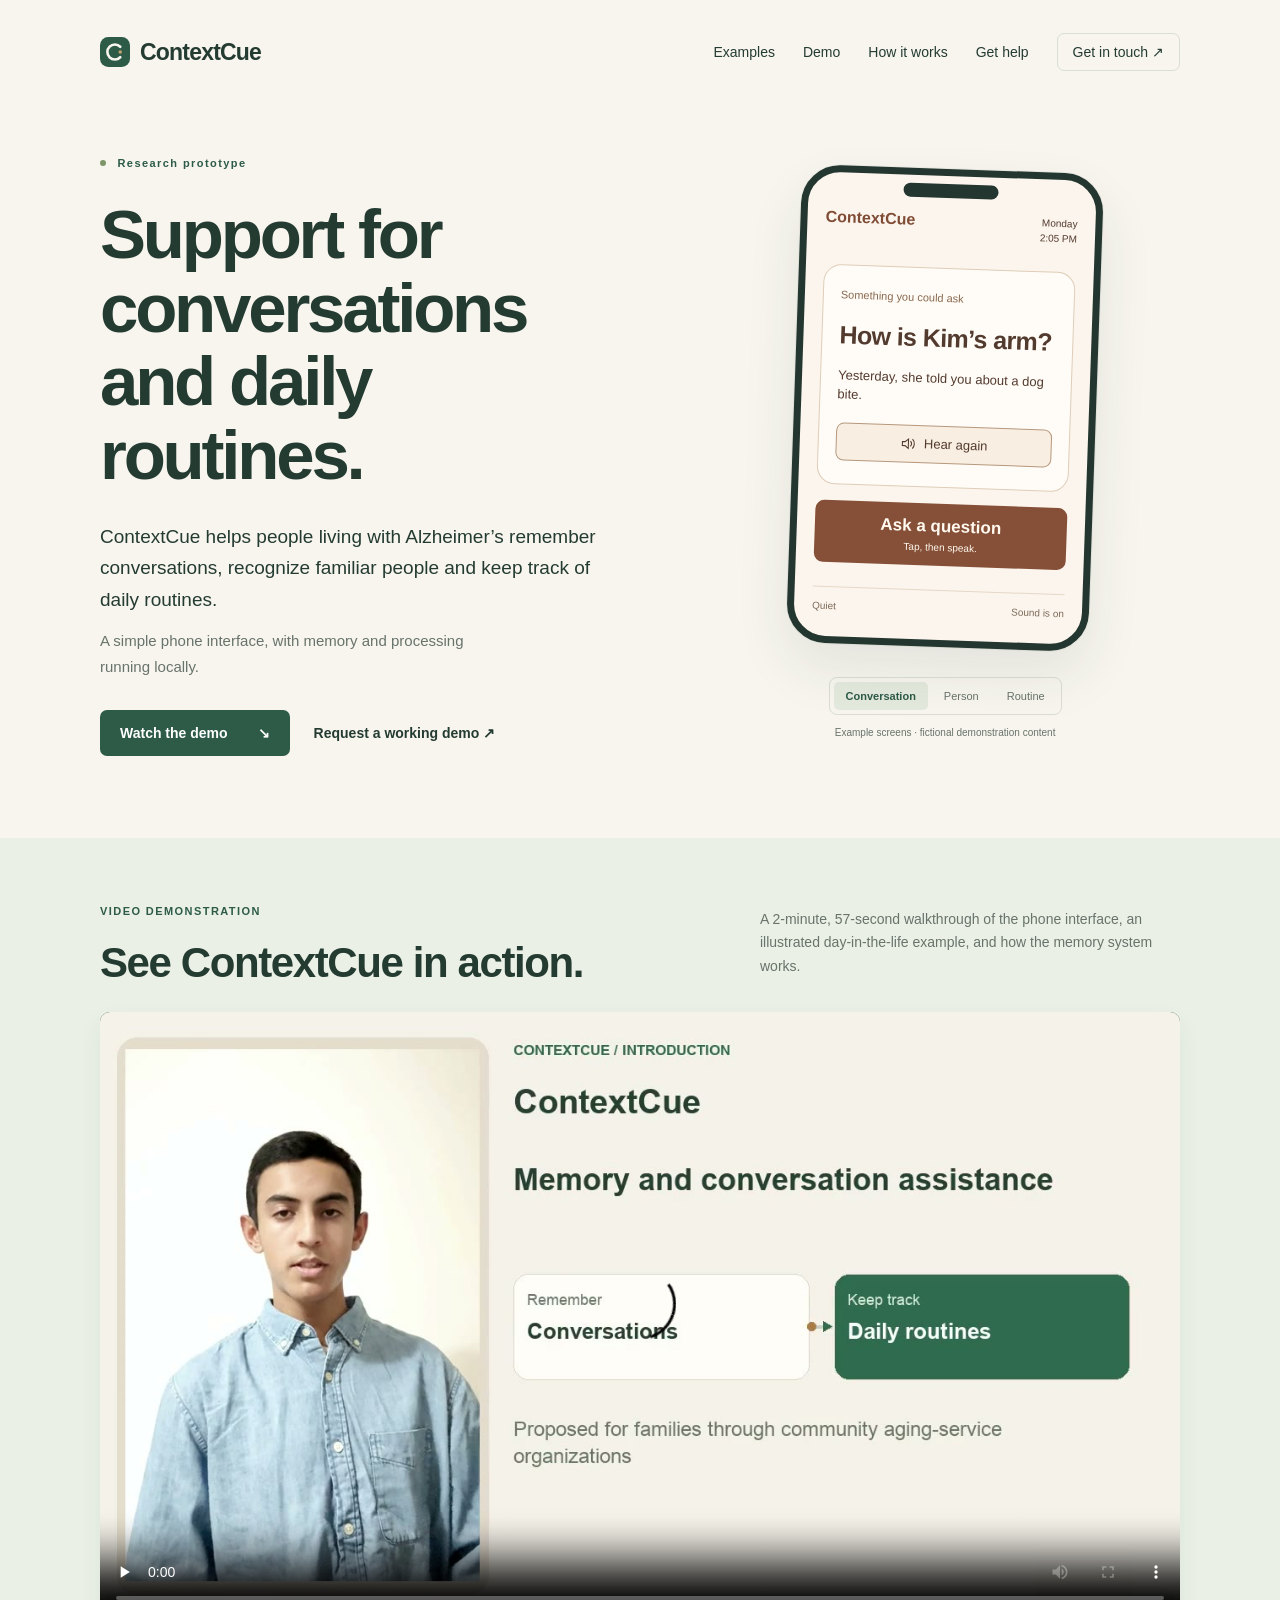
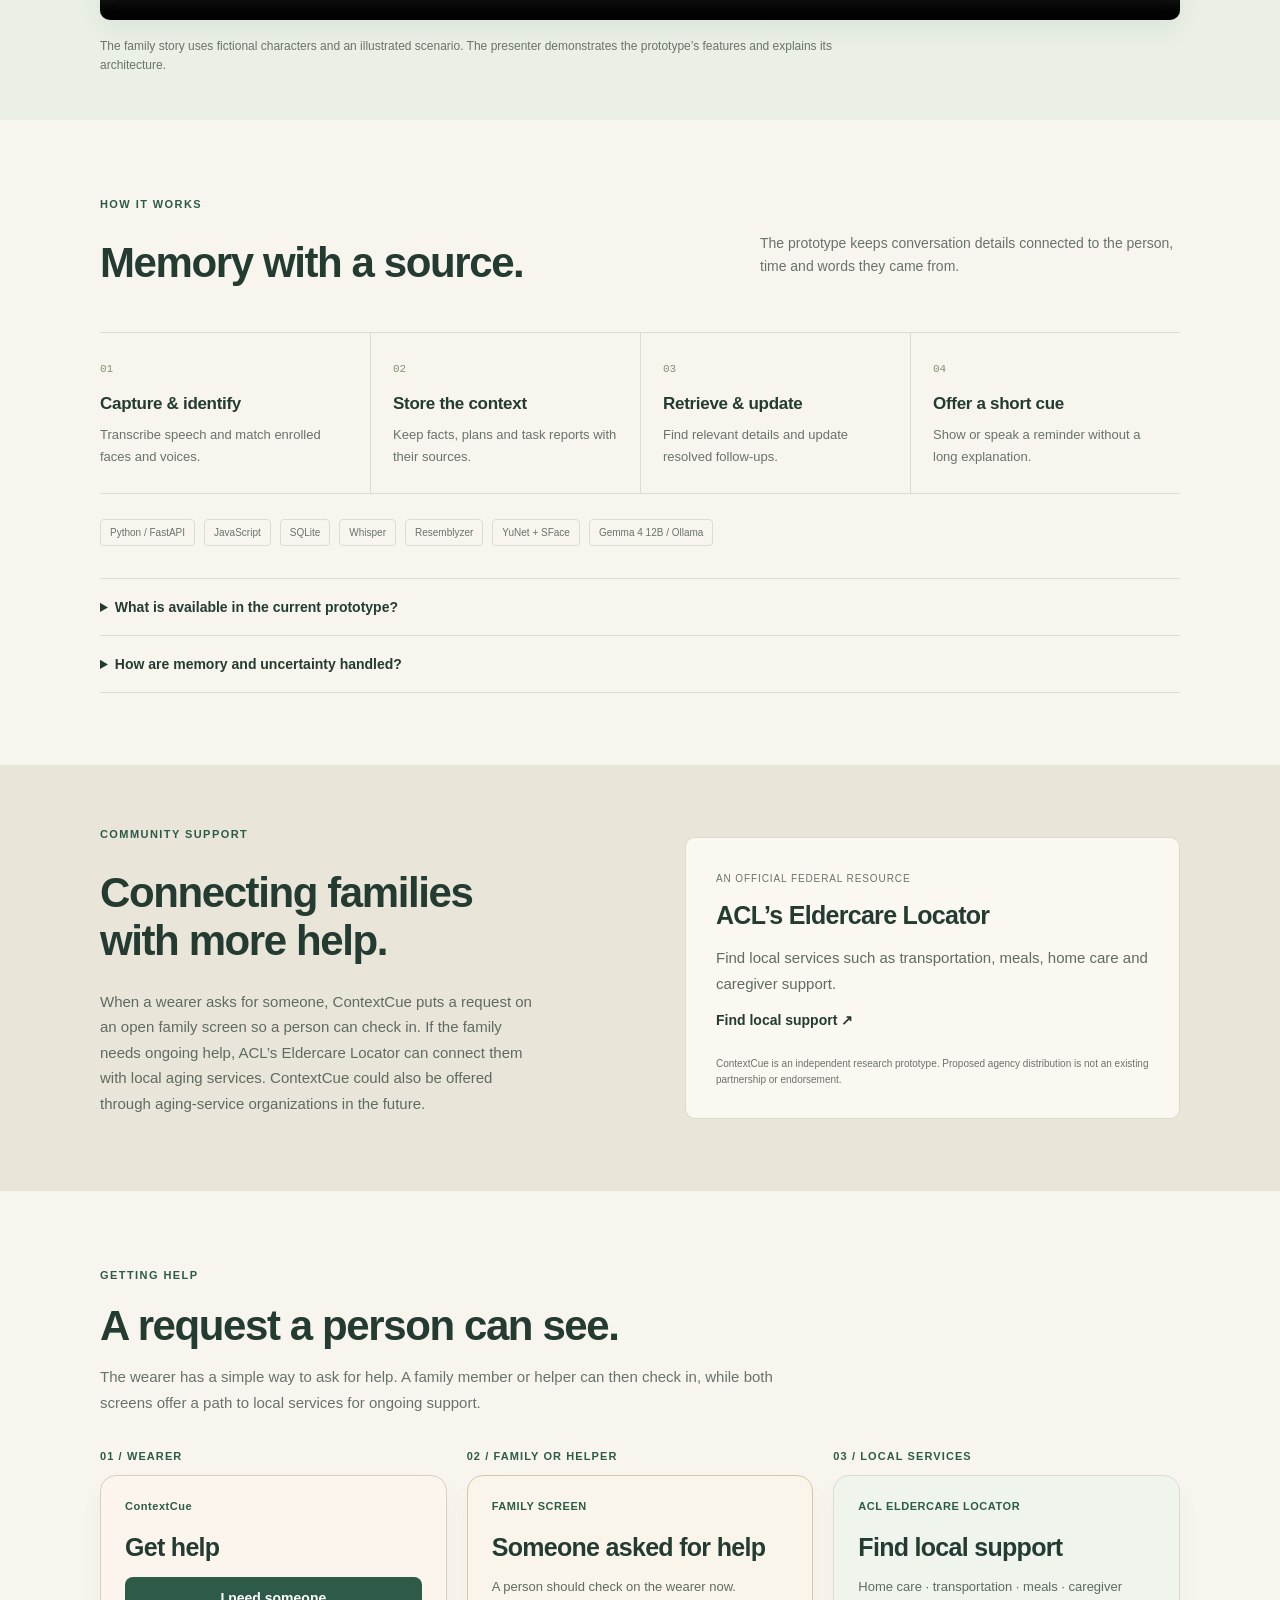
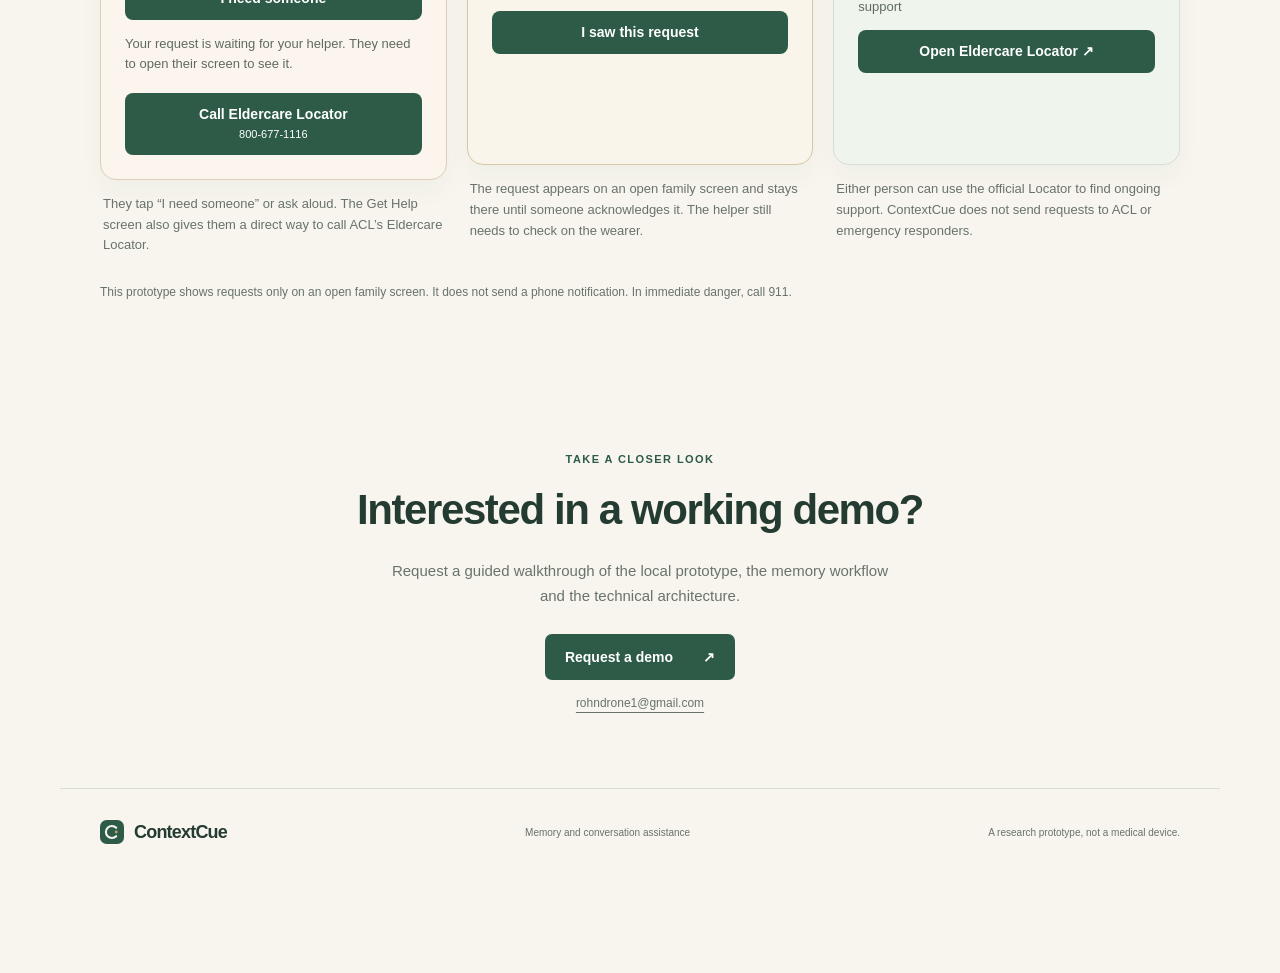
<file: docs/index.html>
<!doctype html><html lang="en"><head><meta charset="utf-8"><meta name="viewport" content="width=device-width,initial-scale=1"><meta name="robots" content="noindex, nofollow, noarchive, nosnippet, noimageindex"><meta http-equiv="refresh" content="0;url=./contextcue/"><title>ContextCue</title><style>body{font:18px/1.6 system-ui,sans-serif;background:#f7f5ee;color:#243b32;max-width:600px;margin:15vh auto;padding:30px}a{color:#2d5b48}</style></head><body><h1>ContextCue</h1><p><a href="./contextcue/">Open the ContextCue project website</a></p></body></html>
</file>
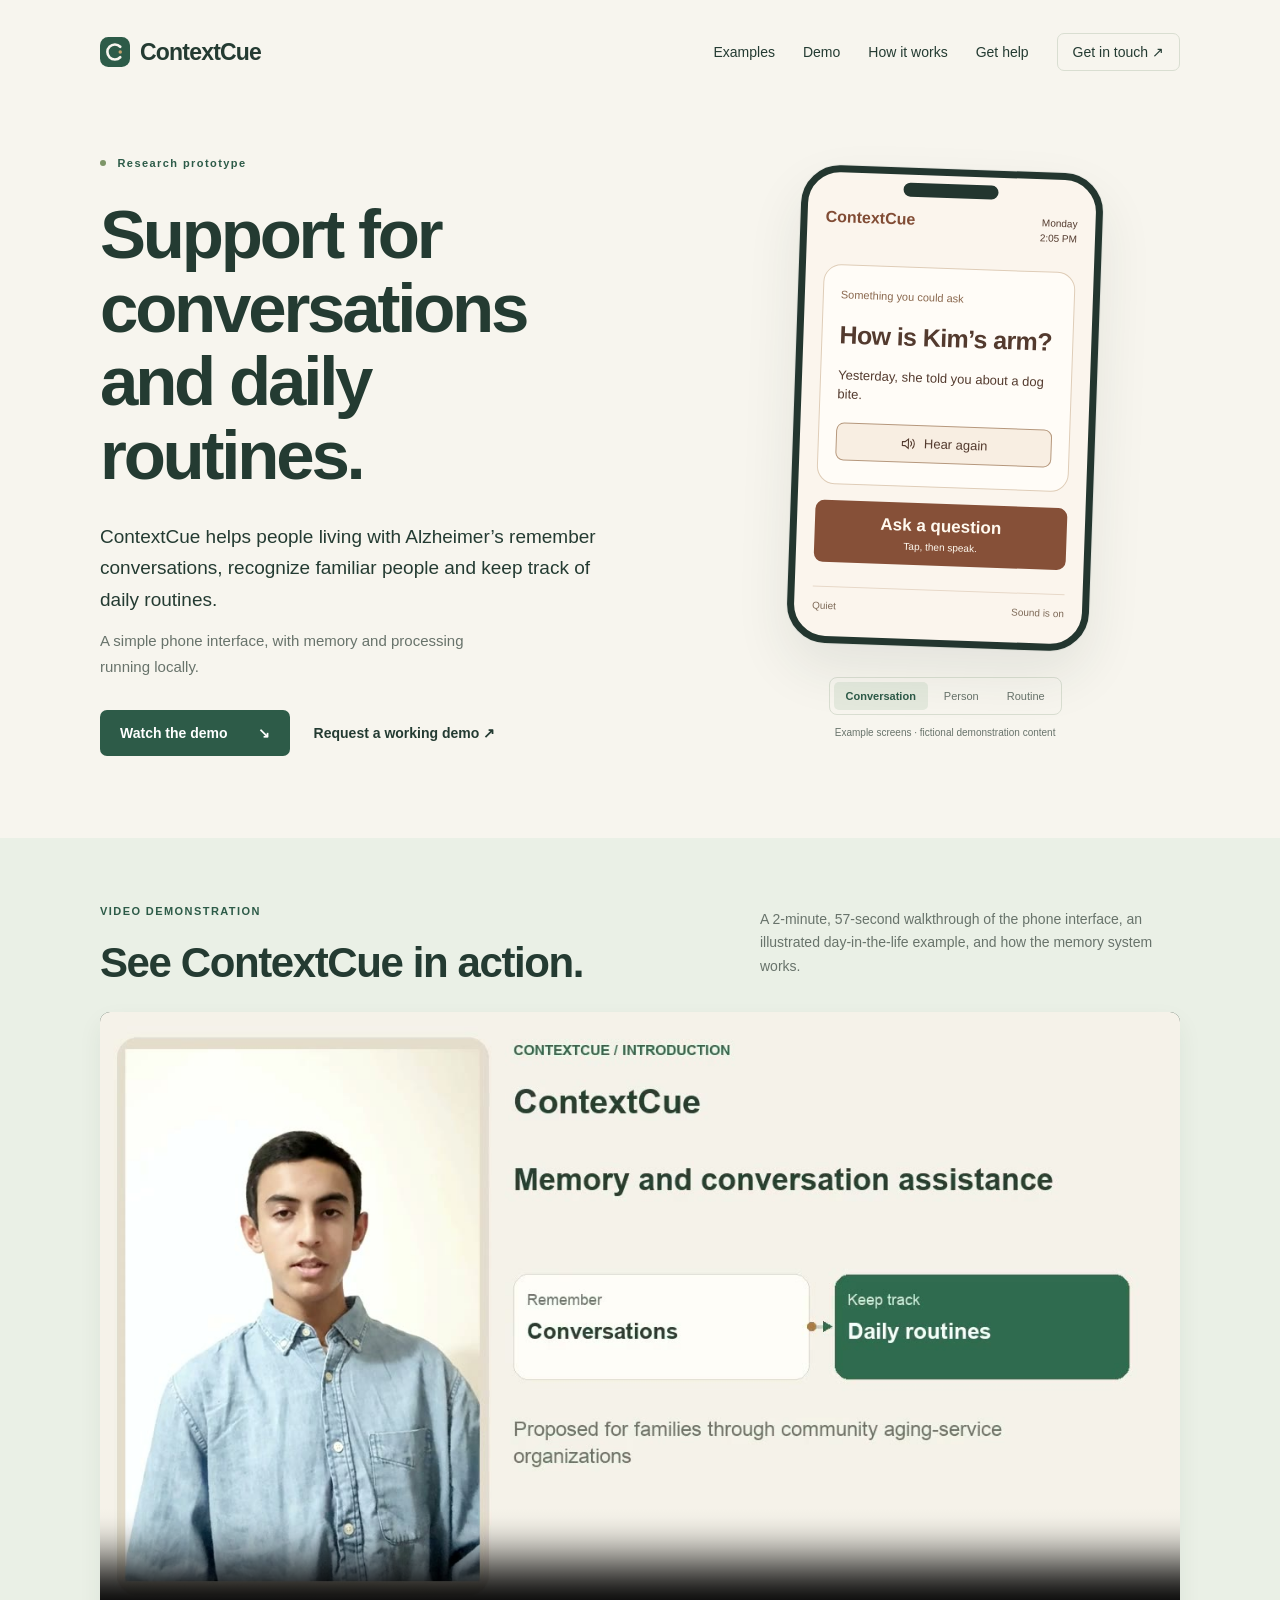
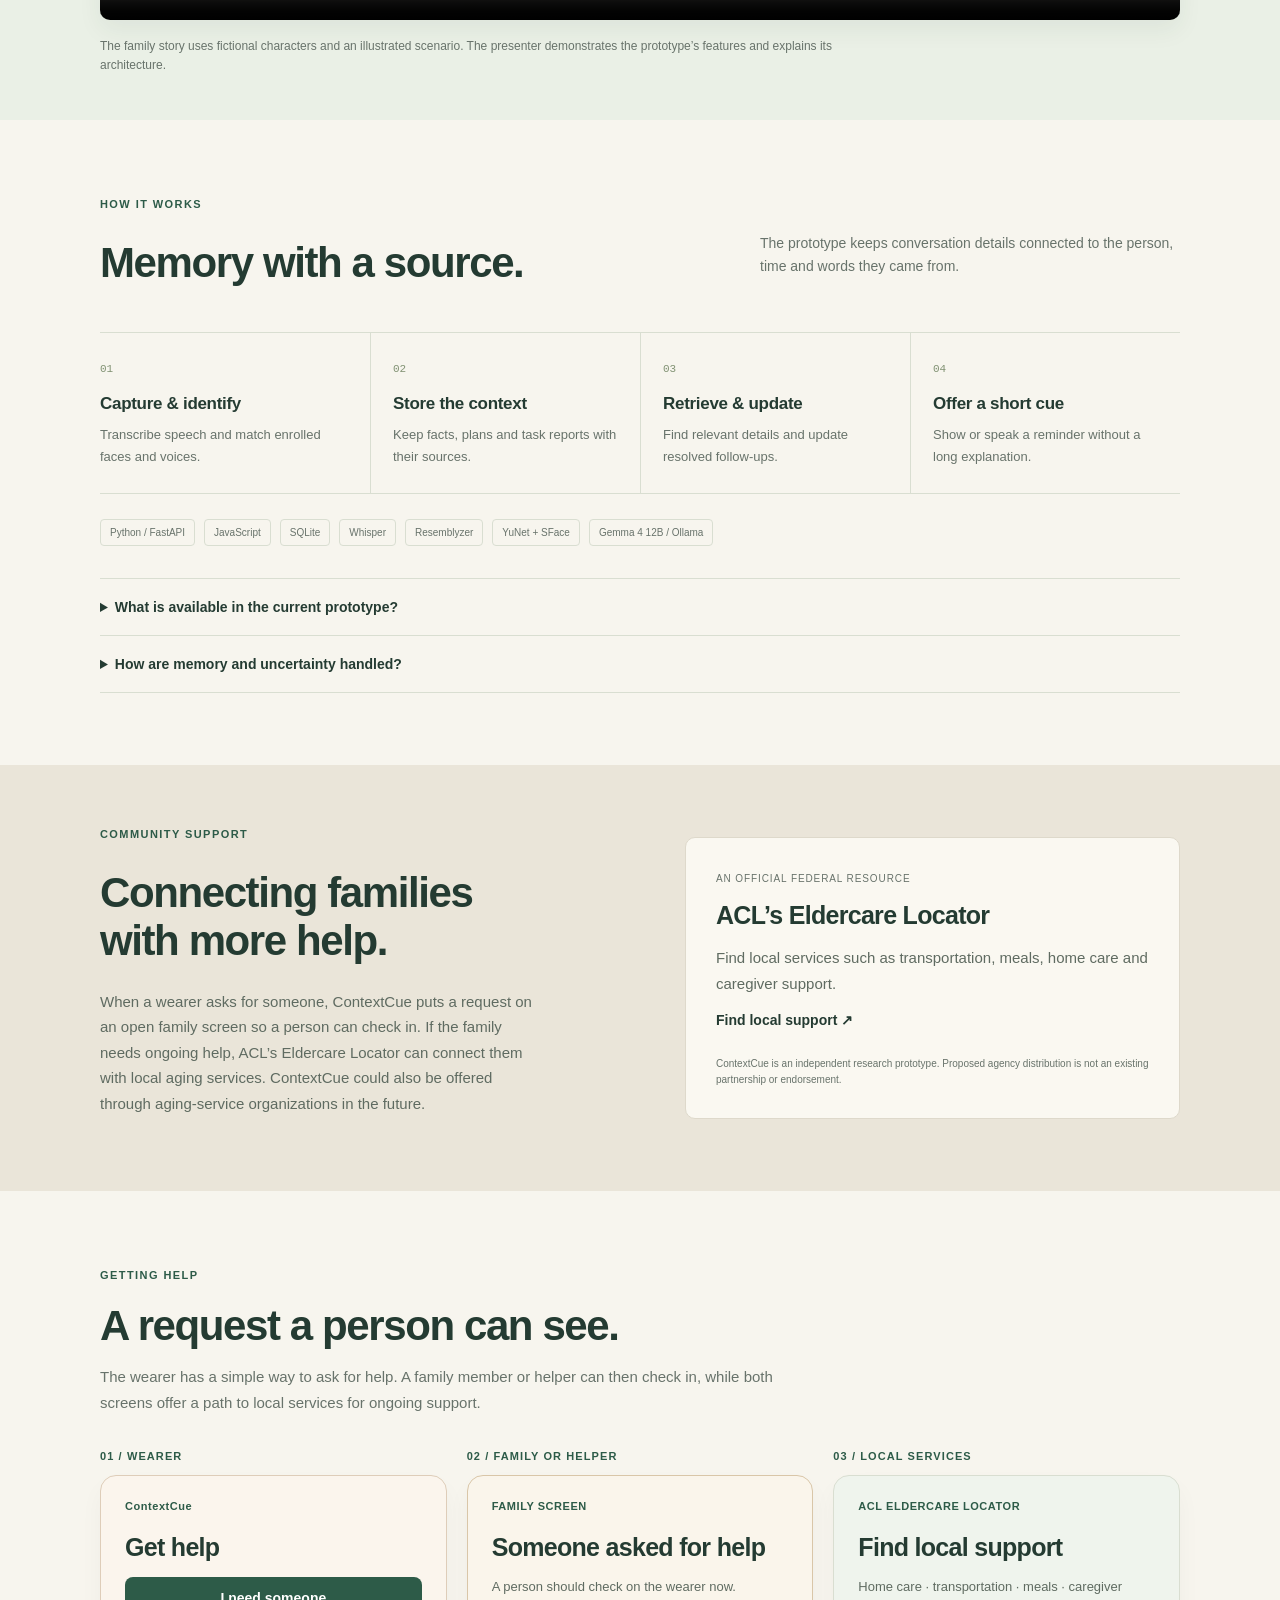
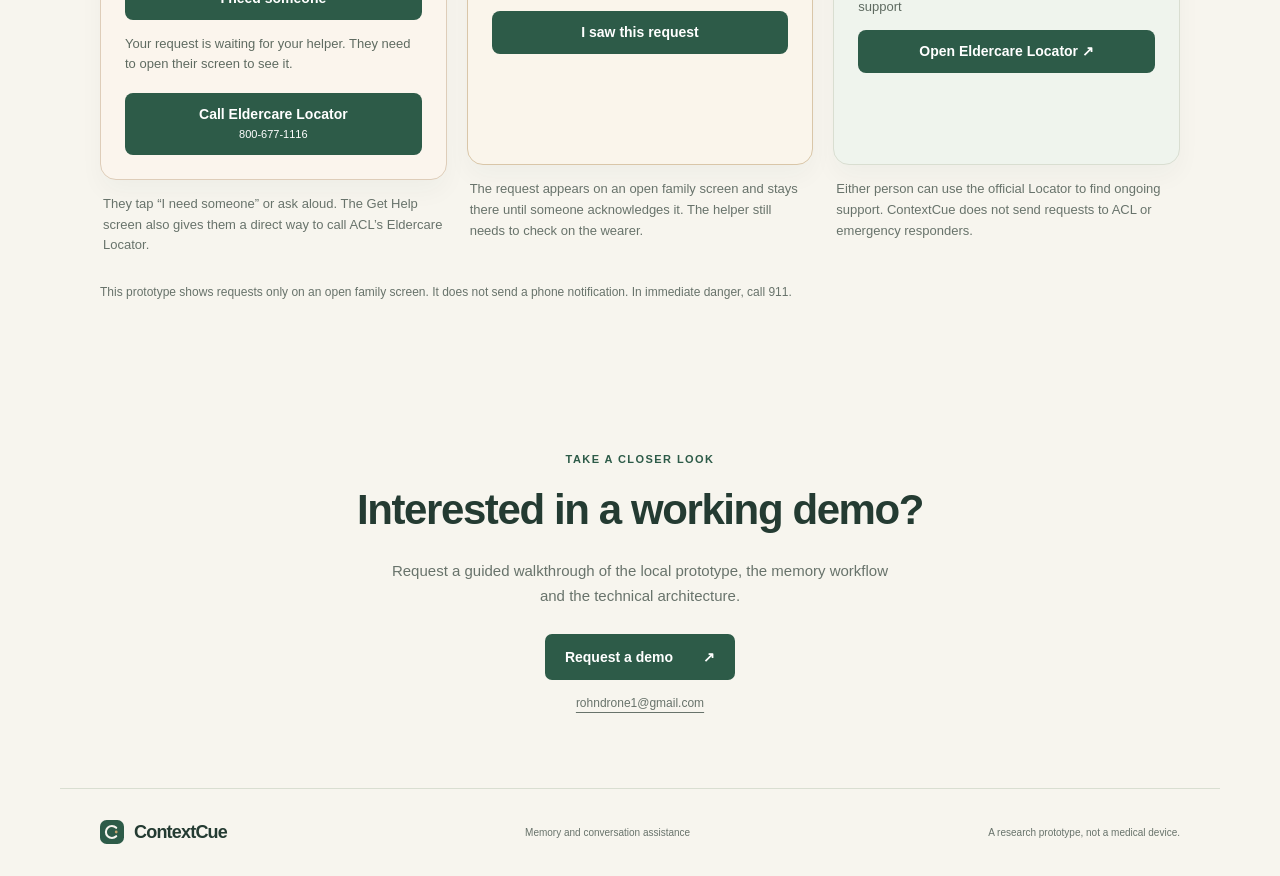
<file: docs/contextcue/index.html>
<!doctype html>
<html lang="en"><head><meta charset="utf-8"><meta name="viewport" content="width=device-width,initial-scale=1"><meta name="robots" content="noindex, nofollow, noarchive, nosnippet, noimageindex"><meta name="googlebot" content="noindex, nofollow, noarchive, nosnippet, noimageindex"><meta name="bingbot" content="noindex, nofollow, noarchive, nosnippet"><meta name="theme-color" content="#f7f5ee"><meta name="description" content="ContextCue is a student project exploring memory and conversation assistance for people living with Alzheimer’s."><title>ContextCue — Memory and conversation assistance</title><link rel="icon" href="assets/mark.svg" type="image/svg+xml"><link rel="stylesheet" href="style.css?v=demo1"></head>
<body><a class="skip" href="#main">Skip to content</a><header class="header wrap"><a class="brand" href="#" aria-label="ContextCue home"><img src="assets/mark.svg" width="30" height="30" alt="">ContextCue</a><nav aria-label="Main navigation"><a href="#examples">Examples</a><a href="#demo">Demo</a><a href="#how-it-works">How it works</a><a href="#get-help">Get help</a><a href="mailto:rohndrone1@gmail.com?subject=ContextCue%20demo%20request" class="nav-contact">Get in touch <span aria-hidden="true">↗</span></a></nav></header>
<main id="main"><section class="hero wrap"><div class="hero-copy"><p class="eyebrow"><span class="dot"></span> Research prototype</p><h1>Support for conversations<br>and daily routines.</h1><p class="intro">ContextCue helps people living with Alzheimer’s remember conversations, recognize familiar people and keep track of daily routines.</p><p class="sub">A simple phone interface, with memory and processing running locally.</p><div class="actions"><a class="button" href="#demo">Watch the demo <span aria-hidden="true">↘</span></a><a class="text-link" href="mailto:rohndrone1@gmail.com?subject=ContextCue%20demo%20request">Request a working demo <span aria-hidden="true">↗</span></a></div></div>
<div class="example" id="examples"><div class="phone" aria-label="Example ContextCue screen"><div class="island" aria-hidden="true"></div><div class="phone-head"><b>ContextCue</b><span>Monday<br><span id="clock">2:05 PM</span></span></div><section class="cue" aria-live="polite"><p id="cue-label">Something you could ask</p><h2 id="cue-title">How is Kim’s arm?</h2><p id="cue-detail">Yesterday, she told you about a dog bite.</p><div class="screen-control" aria-hidden="true"><svg viewBox="0 0 24 24" fill="none" stroke="currentColor" stroke-width="1.6"><path d="M4 9v6h4l5 4V5L8 9H4Z"/><path d="M16 8a6 6 0 0 1 0 8m3-11a10 10 0 0 1 0 14"/></svg>Hear again</div></section><div class="screen-ask" aria-hidden="true">Ask a question<small>Tap, then speak.</small></div><div class="phone-footer"><span>Quiet</span><span>Sound is on</span></div></div><div class="example-switch" role="group" aria-label="Choose an example screen"><button data-screen="conversation" aria-pressed="true">Conversation</button><button data-screen="person" aria-pressed="false">Person</button><button data-screen="routine" aria-pressed="false">Routine</button></div><p class="example-note">Example screens · fictional demonstration content</p></div></section>


<section class="demo-section" id="demo" aria-labelledby="demo-title">
  <div class="wrap">
    <div class="section-head">
      <div><p class="eyebrow">VIDEO DEMONSTRATION</p><h2 id="demo-title">See ContextCue in action.</h2></div>
      <p>A 2-minute, 57-second walkthrough of the phone interface, an illustrated day-in-the-life example, and how the memory system works.</p>
    </div>
    <video controls playsinline preload="none" poster="assets/demo-poster.jpg" aria-label="ContextCue video demonstration">
      <source src="assets/ContextCue-demo-v6.mp4" type="video/mp4">
      Your browser does not support video playback.
    </video>
    <p class="scenario-note">The family story uses fictional characters and an illustrated scenario. The presenter demonstrates the prototype’s features and explains its architecture.</p>
  </div>
</section>
<section class="architecture wrap" id="how-it-works"><p class="eyebrow">HOW IT WORKS</p><div class="section-head"><h2>Memory with a source.</h2><p>The prototype keeps conversation details connected to the person, time and words they came from.</p></div><ol class="flow"><li><span>01</span><h3>Capture & identify</h3><p>Transcribe speech and match enrolled faces and voices.</p></li><li><span>02</span><h3>Store the context</h3><p>Keep facts, plans and task reports with their sources.</p></li><li><span>03</span><h3>Retrieve & update</h3><p>Find relevant details and update resolved follow-ups.</p></li><li><span>04</span><h3>Offer a short cue</h3><p>Show or speak a reminder without a long explanation.</p></li></ol><div class="stack"><span>Python / FastAPI</span><span>JavaScript</span><span>SQLite</span><span>Whisper</span><span>Resemblyzer</span><span>YuNet + SFace</span><span>Gemma 4 12B / Ollama</span></div><details><summary>What is available in the current prototype?</summary><p>The local prototype includes enrolled face and voice matching, transcription, evidence-linked conversation memory, questions and answers, follow-up suggestions, routine completion reports, and a care request that appears on an open family screen. The browser interface connects to a Python backend on a Mac.</p><p>The example screens on this page illustrate fictional use cases. A guided demonstration of the local backend is available on request. Continuous all-day operation and clinical benefits have not been established.</p></details><details><summary>How are memory and uncertainty handled?</summary><p>A plan is stored separately from a reported completion. New information can close a resolved follow-up. The backend checks supporting source references, and uncertain speaker matches are excluded from attributed memory. These checks reduce errors; real-world evaluation is still needed.</p></details></section>
<section class="support-section" id="support"><div class="wrap support-grid"><div><p class="eyebrow">COMMUNITY SUPPORT</p><h2>Connecting families<br>with more help.</h2><p>When a wearer asks for someone, ContextCue puts a request on an open family screen so a person can check in. If the family needs ongoing help, ACL’s Eldercare Locator can connect them with local aging services. ContextCue could also be offered through aging-service organizations in the future.</p></div><div class="resource"><span class="resource-label">AN OFFICIAL FEDERAL RESOURCE</span><h3>ACL’s Eldercare Locator</h3><p>Find local services such as transportation, meals, home care and caregiver support.</p><a href="https://eldercare.acl.gov/" class="text-link">Find local support <span aria-hidden="true">↗</span></a><small>ContextCue is an independent research prototype. Proposed agency distribution is not an existing partnership or endorsement.</small></div></div></section>
<section class="help-flow wrap" id="get-help" aria-labelledby="help-flow-title">
  <p class="eyebrow">GETTING HELP</p>
  <h2 id="help-flow-title">A request a person can see.</h2>
  <p class="help-flow-intro">The wearer has a simple way to ask for help. A family member or helper can then check in, while both screens offer a path to local services for ongoing support.</p>
  <div class="help-steps">
    <article class="help-step">
      <span class="step-number">01 / WEARER</span>
      <div class="mini-screen wearer-screen" aria-label="Example Get Help screen">
        <span class="mini-brand">ContextCue</span>
        <h3>Get help</h3>
        <div class="mini-button">I need someone</div>
        <p>Your request is waiting for your helper. They need to open their screen to see it.</p>
        <div class="mini-link">Call Eldercare Locator<br><small>800-677-1116</small></div>
      </div>
      <p>They tap “I need someone” or ask aloud. The Get Help screen also gives them a direct way to call ACL’s Eldercare Locator.</p>
    </article>
    <article class="help-step">
      <span class="step-number">02 / FAMILY OR HELPER</span>
      <div class="mini-screen family-screen" aria-label="Example family alert screen">
        <span class="mini-brand">FAMILY SCREEN</span>
        <h3>Someone asked for help</h3>
        <p>A person should check on the wearer now.</p>
        <div class="mini-button">I saw this request</div>
      </div>
      <p>The request appears on an open family screen and stays there until someone acknowledges it. The helper still needs to check on the wearer.</p>
    </article>
    <article class="help-step">
      <span class="step-number">03 / LOCAL SERVICES</span>
      <div class="mini-screen services-screen" aria-label="Eldercare Locator service options">
        <span class="mini-brand">ACL ELDERCARE LOCATOR</span>
        <h3>Find local support</h3>
        <p>Home care · transportation · meals · caregiver support</p>
        <a class="mini-button" href="https://eldercare.acl.gov/home" target="_blank" rel="noopener noreferrer">Open Eldercare Locator ↗</a>
      </div>
      <p>Either person can use the official Locator to find ongoing support. ContextCue does not send requests to ACL or emergency responders.</p>
    </article>
  </div>
  <p class="help-flow-note">This prototype shows requests only on an open family screen. It does not send a phone notification. In immediate danger, call 911.</p>
</section>
<section class="contact wrap" id="contact"><p class="eyebrow">TAKE A CLOSER LOOK</p><h2>Interested in a working demo?</h2><p>Request a guided walkthrough of the local prototype, the memory workflow and the technical architecture.</p><a class="button" href="mailto:rohndrone1@gmail.com?subject=ContextCue%20demo%20request">Request a demo <span aria-hidden="true">↗</span></a><a class="email" href="mailto:rohndrone1@gmail.com">rohndrone1@gmail.com</a></section></main>
<footer class="wrap footer"><a class="brand" href="#"><img src="assets/mark.svg" width="24" height="24" alt="">ContextCue</a><p>Memory and conversation assistance</p><p>A research prototype, not a medical device.</p></footer><script src="script.js"></script></body></html>
</file>
<file: docs/contextcue/style.css>
:root{--bg:#f7f5ee;--ink:#243b32;--muted:#68736b;--green:#2d5b48;--line:#d9ded1;--gold:#b58b54;font-family:-apple-system,BlinkMacSystemFont,"Segoe UI",sans-serif;color:var(--ink);background:var(--bg);scroll-behavior:smooth}*{box-sizing:border-box}body{margin:0}a{color:inherit;text-underline-offset:5px}button{font:inherit}a:focus-visible,button:focus-visible,summary:focus-visible{outline:3px solid #bd8648;outline-offset:5px}.skip{position:absolute;left:20px;top:-60px;background:white;padding:10px;z-index:10}.skip:focus{top:10px}.wrap{max-width:1160px;margin:0 auto;padding:0 40px}.header{display:flex;align-items:center;justify-content:space-between;min-height:104px;gap:24px}.brand{display:flex;align-items:center;gap:10px;font-size:23px;font-weight:720;letter-spacing:-.8px;text-decoration:none}.brand img{flex-shrink:0}nav{display:flex;align-items:center;gap:28px}nav a{font-size:14px;text-decoration:none}nav a:hover{text-decoration:underline}.nav-contact{padding:10px 15px;border:1px solid var(--line);border-radius:7px}.hero{display:grid;grid-template-columns:1.15fr 1fr;align-items:center;gap:70px;padding-top:50px;padding-bottom:82px}.eyebrow{font-size:11px;letter-spacing:.13em;font-weight:700;margin:0 0 25px;color:var(--green)}.dot{display:inline-block;width:6px;height:6px;border-radius:50%;background:#7d9567;margin:0 7px 1px 0}h1{font-size:clamp(44px,5.6vw,69px);line-height:1.07;letter-spacing:-3.2px;font-weight:600;margin:0 0 28px}h2{font-size:clamp(30px,3.4vw,42px);line-height:1.15;letter-spacing:-1.4px;font-weight:590;margin:0 0 23px}p{line-height:1.7}.intro{font-size:19px;line-height:1.65;max-width:510px;margin-bottom:13px}.sub{font-size:15px;color:var(--muted);max-width:410px;margin-top:0}.actions{display:flex;gap:24px;align-items:center;margin-top:31px;flex-wrap:wrap}.button{display:inline-flex;align-items:center;justify-content:space-between;gap:30px;background:var(--green);color:#fff;border-radius:7px;padding:15px 20px;text-decoration:none;font-size:14px;font-weight:600;transition:background .15s}.button:hover{background:#1e4434}.text-link{font-size:14px;font-weight:600;text-decoration:none}.text-link:hover{text-decoration:underline}.byline{font-size:12px;color:var(--muted);margin:30px 0 0}.example{display:flex;align-items:center;flex-direction:column;position:relative}.phone{width:302px;border:7px solid #23362f;background:#fbf5ed;border-radius:39px;padding:36px 18px 25px;box-shadow:0 25px 55px #23362f17,0 0 0 1px #23362f0d;position:relative;transform:rotate(2deg);color:#533a2e;min-height:475px}.island{position:absolute;top:8px;left:95px;width:95px;height:14px;border-radius:15px;background:#23362f}.phone-head{display:flex;justify-content:space-between;align-items:start;font-size:12px;margin-bottom:26px}.phone-head b{font-size:16px;color:#814c35}.phone-head>span{text-align:right;font-size:10px;line-height:1.5}.cue{padding:20px 17px;border-radius:18px;background:#fffcf7;border:1px solid #dfcdb8;min-height:220px}.cue>p:first-child{font-size:11px;margin:0 0 15px;color:#8a684e}.cue h2{font-size:25px;line-height:1.25;letter-spacing:-.6px;margin-bottom:15px;font-weight:650}.cue #cue-detail{font-size:13px;line-height:1.5;min-height:40px;margin:0 0 17px}.screen-control{border:1px solid #b6987d;border-radius:8px;padding:10px;font-size:13px;display:flex;gap:8px;align-items:center;justify-content:center;background:#f8eee2}.screen-control svg{width:16px;height:16px}.screen-ask{background:#865038;color:#fff9ef;border-radius:9px;padding:13px;text-align:center;font-size:17px;font-weight:600;margin-top:16px}.screen-ask small{display:block;font-size:10px;font-weight:400;margin-top:5px}.phone-footer{display:flex;justify-content:space-between;border-top:1px solid #e7d8c8;margin-top:24px;padding-top:13px;font-size:10px;color:#7e6a58}.example-switch{display:flex;gap:4px;margin-top:30px;border:1px solid var(--line);border-radius:8px;padding:4px}.example-switch button{border:0;padding:8px 12px;border-radius:5px;background:none;color:var(--muted);font-size:11px;cursor:pointer}.example-switch button[aria-pressed=true]{background:#e4e9dd;color:var(--green);font-weight:600}.example-note{font-size:10px;color:var(--muted);margin:9px 0 0}.story{border-top:1px solid var(--line);padding-top:48px;padding-bottom:60px;display:grid;grid-template-columns:.6fr 1.4fr;gap:30px}.story>div{display:grid;grid-template-columns:1fr 1fr;column-gap:40px}.story h2{grid-row:span 2;font-size:30px}.story p:not(.eyebrow){font-size:15px;color:var(--muted);margin-top:0}.demo-section{background:#eaf0e6;padding:64px 0 45px}.section-head{display:flex;justify-content:space-between;align-items:end;gap:60px;margin-bottom:25px}.section-head p{font-size:14px;color:var(--muted);max-width:420px;margin:0 0 8px}.section-head .eyebrow{font-size:11px;color:var(--green);margin-bottom:18px}.section-head h2{margin-bottom:0}video{display:block;width:100%;aspect-ratio:16/9;background:#243b32;border-radius:10px;box-shadow:0 10px 24px #243b3210}.video-meta{display:flex;justify-content:space-between;font-size:11px;color:var(--muted);padding-top:16px}.video-meta a{text-decoration:none}.architecture{padding-top:75px;padding-bottom:72px}.architecture>.eyebrow{margin-bottom:18px}.flow{list-style:none;display:grid;grid-template-columns:repeat(4,1fr);padding:0;margin:45px 0 25px;border-top:1px solid var(--line);border-bottom:1px solid var(--line)}.flow li{padding:25px 20px 25px 0;position:relative}.flow li+li{padding-left:22px;border-left:1px solid var(--line)}.flow span{font-family:ui-monospace,monospace;font-size:11px;color:#819273}.flow h3{font-size:17px;font-weight:600;letter-spacing:-.3px;margin:18px 0 10px}.flow p{font-size:13px;color:var(--muted);margin:0}.stack{display:flex;gap:9px;flex-wrap:wrap;margin-bottom:32px}.stack span{font-size:10px;border:1px solid var(--line);border-radius:4px;padding:7px 9px;color:var(--muted)}details{border-top:1px solid var(--line);padding:20px 0}details:last-child{border-bottom:1px solid var(--line)}summary{font-size:14px;cursor:pointer;font-weight:550}details p{font-size:14px;color:var(--muted);max-width:820px}.support-section{background:#eae5d9;padding:60px 0}.support-grid{display:grid;grid-template-columns:1fr 1fr;gap:90px}.support-grid>div>p:not(.eyebrow){color:#5f6b61;font-size:15px;max-width:440px}.resource{background:#faf8f1;padding:30px;border:1px solid #ded9cb;border-radius:10px;align-self:center}.resource-label{font-size:10px;letter-spacing:.09em;color:var(--muted)}.resource h3{font-size:25px;letter-spacing:-.7px;font-weight:600;margin:15px 0}.resource p{font-size:14px;color:var(--muted)}.resource small{display:block;font-size:10px;color:var(--muted);line-height:1.6;margin-top:27px}.contact{padding-top:75px;padding-bottom:78px;text-align:center}.contact p:not(.eyebrow){max-width:520px;color:var(--muted);font-size:15px;margin:0 auto 25px}.contact .eyebrow{margin-bottom:18px}.email{display:block;font-size:12px;color:var(--muted);margin-top:16px}.footer{display:flex;align-items:center;justify-content:space-between;gap:20px;border-top:1px solid var(--line);padding-top:25px;padding-bottom:25px}.footer .brand{font-size:18px}.footer p{font-size:10px;color:var(--muted)}
@media(max-width:850px){.wrap{padding-left:25px;padding-right:25px}.header{min-height:85px}nav{gap:18px}nav a{font-size:12px}.hero{gap:25px;padding-top:35px;padding-bottom:60px}h1{font-size:47px;letter-spacing:-2px}.intro{font-size:17px}.phone{width:275px;padding-left:15px;padding-right:15px}.island{left:83px}.actions{gap:18px}.story{grid-template-columns:1fr}.story>div{grid-template-columns:1fr 1.2fr}.section-head{gap:25px}.support-grid{gap:35px}.flow h3{font-size:15px}.flow li+li{padding-left:15px}}
@media(max-width:620px){.header{min-height:78px}.brand{font-size:21px}nav>a:not(.nav-contact){display:none}.nav-contact{font-size:11px;padding:9px 11px}.hero{grid-template-columns:1fr;gap:45px;padding-top:30px;padding-bottom:42px}.hero h1{font-size:48px;line-height:1.08}.eyebrow{font-size:10px}.intro{font-size:18px}.sub{font-size:14px}.byline{margin-top:22px}.actions{gap:22px}.example{padding-top:5px}.phone{width:290px;min-height:460px;transform:none}.island{left:90px}.example-note{font-size:9px}.story{padding-top:33px;padding-bottom:35px;gap:0}.story>div{display:block}.story h2{font-size:29px}.story p:not(.eyebrow){font-size:14px}.demo-section{padding-top:38px;padding-bottom:30px}.section-head{display:block;margin-bottom:24px}.section-head p{margin-top:16px;font-size:13px}.section-head h2,h2{font-size:32px}.desktop-only{display:none}.architecture{padding-top:44px;padding-bottom:44px}.flow{grid-template-columns:1fr 1fr;margin-top:28px}.flow li{padding:20px 12px 20px 0}.flow li+li{padding-left:14px}.flow li:nth-child(3){border-left:0;border-top:1px solid var(--line);padding-left:0}.flow li:nth-child(4){border-top:1px solid var(--line)}.flow h3{font-size:16px}.flow p{font-size:12px}.support-section{padding-top:40px;padding-bottom:40px}.support-grid{grid-template-columns:1fr;gap:20px}.resource{padding:25px}.contact{padding-top:48px;padding-bottom:48px}.contact h2{font-size:30px}.footer{flex-wrap:wrap;gap:4px 20px}.footer .brand{width:100%;margin-bottom:8px}.footer p{margin:3px 0}.contact .eyebrow{font-size:10px}}
@media(prefers-reduced-motion:reduce){:root{scroll-behavior:auto}.button{transition:none}}

.scenario-note{font-size:12px;color:var(--muted);max-width:800px;margin:17px 0 0;line-height:1.6}.section-head strong{font-weight:600;color:var(--ink)}

.help-flow{padding-top:75px;padding-bottom:72px}
.help-flow>.eyebrow{margin-bottom:17px}
.help-flow h2{margin-bottom:14px}
.help-flow-intro{max-width:680px;margin:0;color:var(--muted);font-size:15px}
.help-steps{display:grid;grid-template-columns:repeat(3,minmax(0,1fr));gap:20px;margin-top:35px}
.help-step{min-width:0}
.step-number{display:block;color:var(--green);font-size:11px;font-weight:700;letter-spacing:.1em;margin-bottom:13px}
.mini-screen{background:#fffdf8;border:1px solid var(--line);border-radius:16px;padding:24px;min-height:290px;box-shadow:0 12px 25px #23362f09}
.wearer-screen{background:#fbf5ed;border-color:#decdb9}
.family-screen{background:#faf5eb;border-color:#d9c6a8}
.services-screen{background:#eff4ed}
.mini-brand{display:block;color:var(--green);font-size:11px;font-weight:750;letter-spacing:.05em}
.mini-screen h3{font-size:25px;line-height:1.2;letter-spacing:-.7px;margin:20px 0 15px}
.mini-screen p{font-size:13px;color:#5f6b61;line-height:1.5;margin:14px 0}
.mini-button,.mini-link{display:block;border-radius:8px;background:var(--green);color:white;text-align:center;padding:12px 10px;font-size:14px;font-weight:650;text-decoration:none;line-height:1.35}
.mini-link{margin-top:20px}
.mini-link small{font-size:11px;font-weight:450}
.mini-button:hover{background:#1e4434}
.help-step>p{font-size:13px;color:var(--muted);line-height:1.6;margin:14px 3px 0}
.help-flow-note{font-size:12px;color:var(--muted);margin:26px 0 0}
@media(max-width:850px){.help-steps{gap:12px}.mini-screen{padding:18px;min-height:300px}.mini-screen h3{font-size:22px}}
@media(max-width:620px){.help-flow{padding-top:48px;padding-bottom:48px}.help-steps{grid-template-columns:1fr;gap:30px}.mini-screen{min-height:0}.help-step>p{margin-top:12px}.help-flow-note{margin-top:30px}}
</file>
